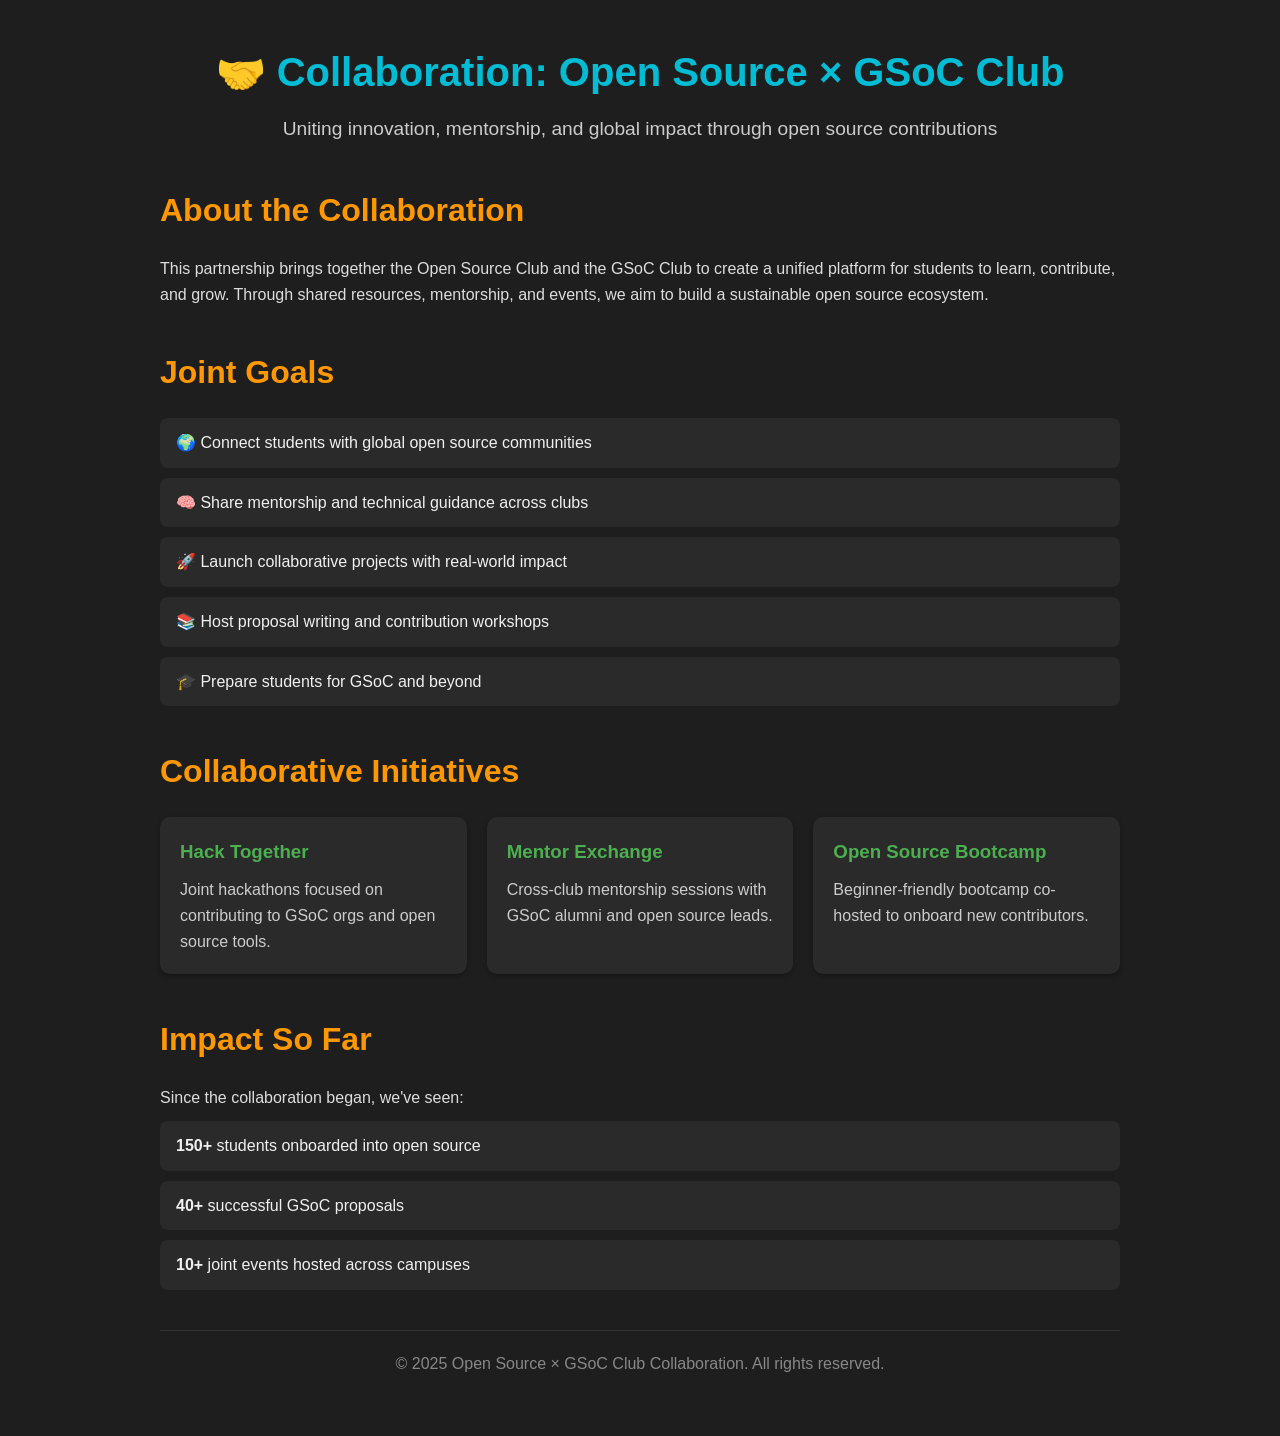
<file: collaboration-page.html>
<!DOCTYPE html>
<html lang="en">
<head>
  <meta charset="UTF-8" />
  <meta name="viewport" content="width=device-width, initial-scale=1.0"/>
  <title>Collaboration | Open Source × GSoC</title>
  <style>
    /* Base Reset */
* {
  margin: 0;
  padding: 0;
  box-sizing: border-box;
}
body {
  background-color: #1e1e1e;
  color: #f0f0f0;
  font-family: 'Segoe UI', sans-serif;
  line-height: 1.6;
}
.container {
  max-width: 1000px;
  margin: auto;
  padding: 40px 20px;
}

/* Header */
header {
  text-align: center;
  margin-bottom: 40px;
}
header h1 {
  font-size: 2.5rem;
  color: #00bcd4;
  animation: fadeInUp 1s ease;
}
header p {
  font-size: 1.2rem;
  color: #ccc;
  margin-top: 10px;
}

/* Sections */
section {
  margin-bottom: 40px;
}
section h2 {
  font-size: 2rem;
  margin-bottom: 20px;
  color: #ff9800;
}
section p {
  font-size: 1rem;
  color: #ddd;
}

/* Lists */
.goals-list, .impact-list {
  list-style: none;
  padding-left: 0;
}
.goals-list li, .impact-list li {
  background-color: #2a2a2a;
  margin: 10px 0;
  padding: 12px 16px;
  border-radius: 8px;
  transition: background-color 0.3s ease, transform 0.3s ease;
}
.goals-list li:hover, .impact-list li:hover {
  background-color: #333;
  transform: translateX(5px);
  border: #29732b solid 1px;
}

/* Cards */
.card-grid {
  display: flex;
  flex-wrap: wrap;
  gap: 20px;
}
.card {
  background-color: #2a2a2a;
  padding: 20px;
  border-radius: 10px;
  flex: 1;
  min-width: 250px;
  box-shadow: 0 2px 5px rgba(0,0,0,0.3);
  transition: transform 0.3s ease, box-shadow 0.3s ease;
}
.card:hover {
  transform: scale(1.05);
  box-shadow: 0 4px 10px rgba(0,0,0,0.5);
  border: #29732b solid 1px;
}
.card h3 {
  color: #4caf50;
  margin-bottom: 10px;
}
.card p {
  color: #ccc;
}

/* Footer */
footer {
  text-align: center;
  padding: 20px 0;
  color: #888;
  border-top: 1px solid #333;
}

/* Animations */
.fade-in {
  animation: fadeInUp 1s ease;
}
@keyframes fadeInUp {
  from {
    opacity: 0;
    transform: translateY(30px);
  }
  to {
    opacity: 1;
    transform: translateY(0);
  }
}

  </style>
</head>
<body>
  <div class="container">
    <header class="fade-in">
      <h1>🤝 Collaboration: Open Source × GSoC Club</h1>
      <p>Uniting innovation, mentorship, and global impact through open source contributions</p>
    </header>

    <section class="fade-in">
      <h2>About the Collaboration</h2>
      <p>This partnership brings together the Open Source Club and the GSoC Club to create a unified platform for students to learn, contribute, and grow. Through shared resources, mentorship, and events, we aim to build a sustainable open source ecosystem.</p>
    </section>

    <section class="fade-in">
      <h2>Joint Goals</h2>
      <ul class="goals-list">
        <li>🌍 Connect students with global open source communities</li>
        <li>🧠 Share mentorship and technical guidance across clubs</li>
        <li>🚀 Launch collaborative projects with real-world impact</li>
        <li>📚 Host proposal writing and contribution workshops</li>
        <li>🎓 Prepare students for GSoC and beyond</li>
      </ul>
    </section>

    <section class="fade-in">
      <h2>Collaborative Initiatives</h2>
      <div class="card-grid">
        <div class="card">
          <h3>Hack Together</h3>
          <p>Joint hackathons focused on contributing to GSoC orgs and open source tools.</p>
        </div>
        <div class="card">
          <h3>Mentor Exchange</h3>
          <p>Cross-club mentorship sessions with GSoC alumni and open source leads.</p>
        </div>
        <div class="card">
          <h3>Open Source Bootcamp</h3>
          <p>Beginner-friendly bootcamp co-hosted to onboard new contributors.</p>
        </div>
      </div>
    </section>

    <section class="fade-in">
      <h2>Impact So Far</h2>
      <p>Since the collaboration began, we've seen:</p>
      <ul class="impact-list">
        <li><strong>150+</strong> students onboarded into open source</li>
        <li><strong>40+</strong> successful GSoC proposals</li>
        <li><strong>10+</strong> joint events hosted across campuses</li>
      </ul>
    </section>

    <footer>
      <p>&copy; 2025 Open Source × GSoC Club Collaboration. All rights reserved.</p>
    </footer>
  </div>
</body>
</html>
</file>
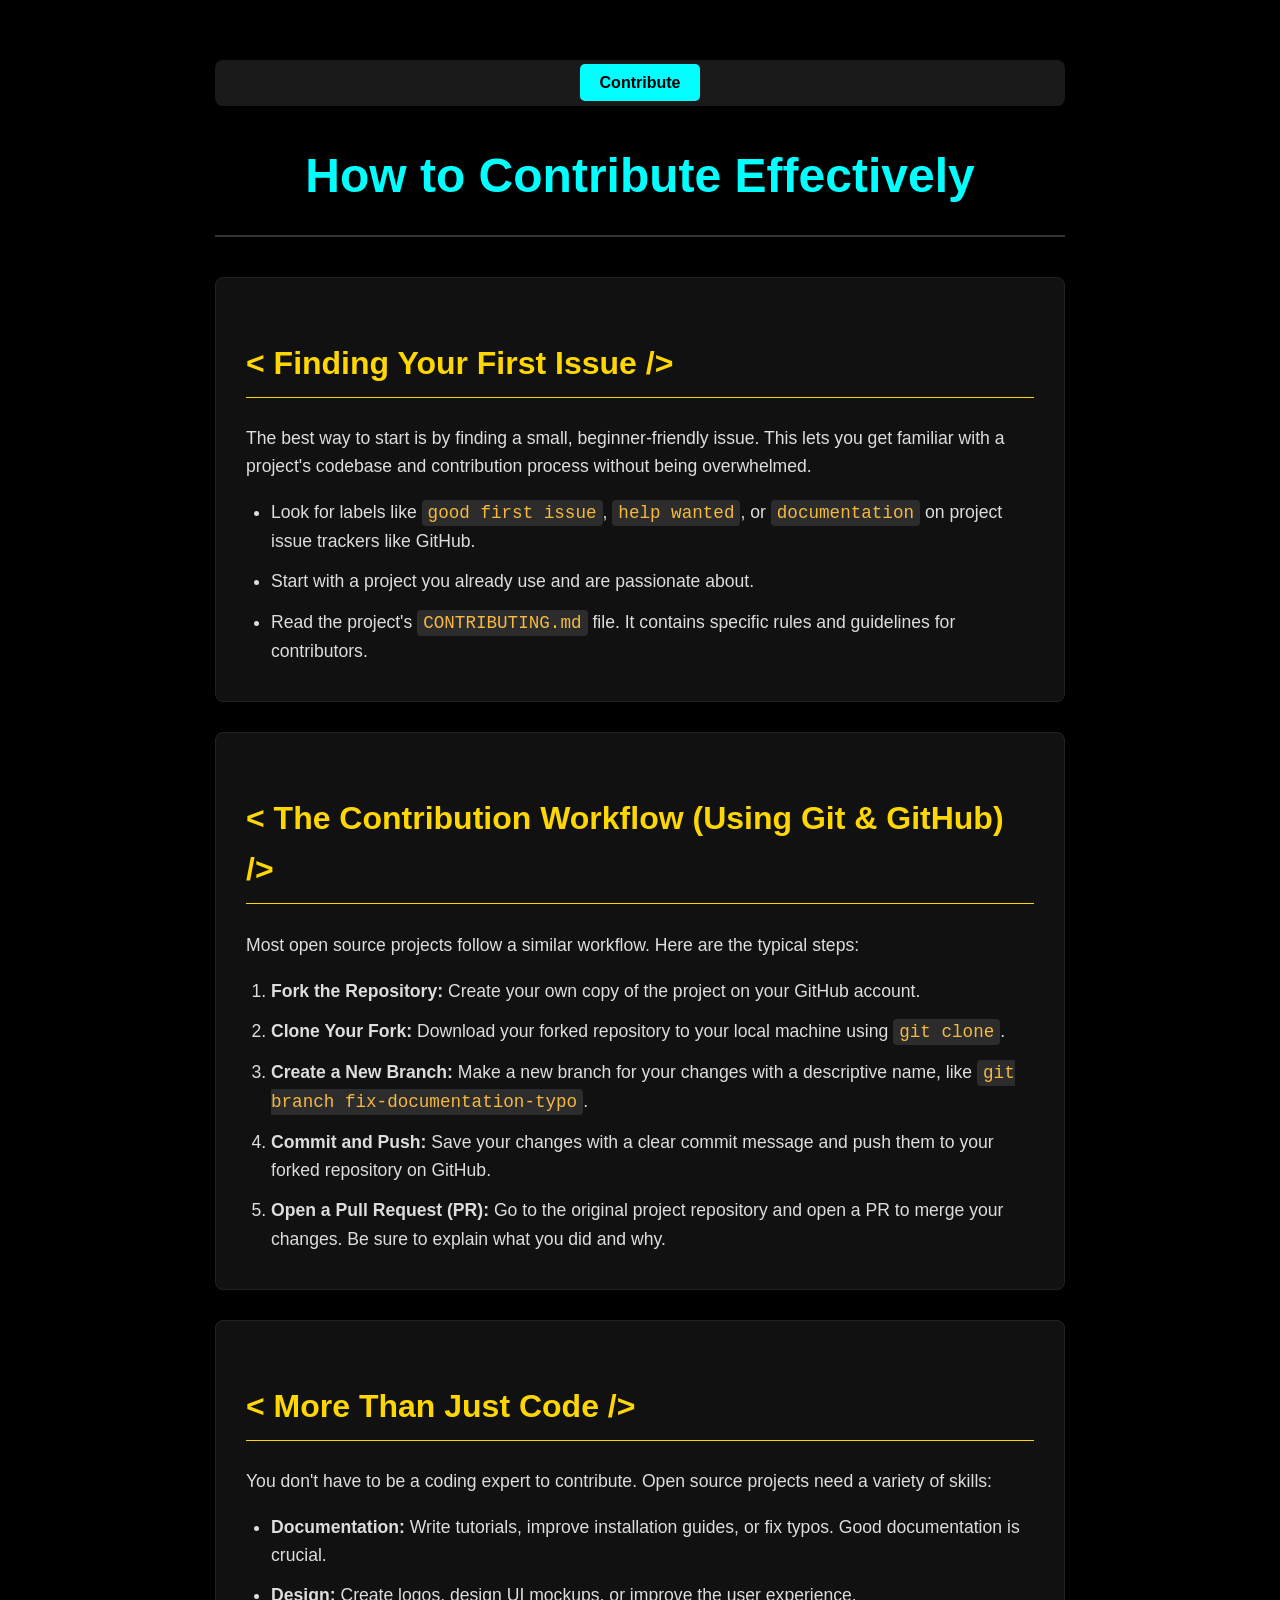
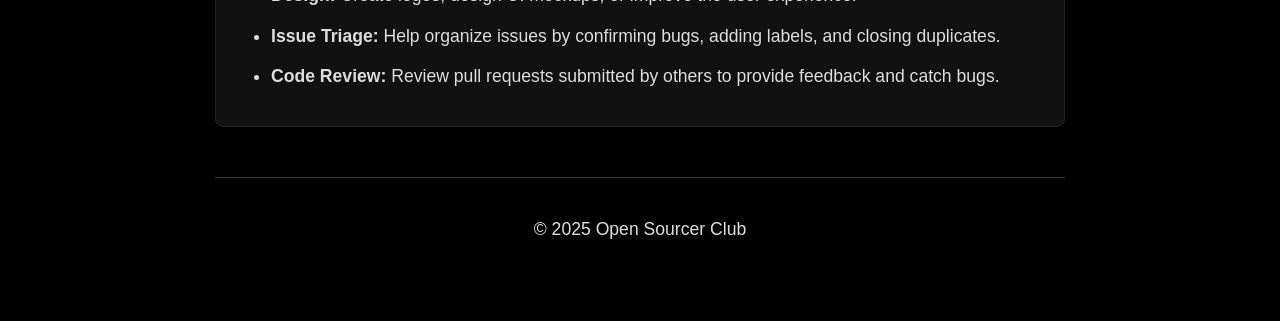
<file: contribution.html>
<!DOCTYPE html>
<html lang="en">
<head>
    <meta charset="UTF-8">
    <meta name="viewport" content="width=device-width, initial-scale=1.0">
    <title>Contribution | Open Sourcer Club</title>
    <link rel="stylesheet" href="contribution.css">
</head>
<body>

    <div class="container">
        <nav>
            <a href="contribution.html" class="active">Contribute</a>
        </nav>

        <header>
            <h1>How to Contribute Effectively</h1>
        </header>

        <main>
            <section id="finding-issue">
                <h2>< Finding Your First Issue /></h2>
                <p>
                    The best way to start is by finding a small, beginner-friendly issue. This lets you get familiar with a project's codebase and contribution process without being overwhelmed.
                </p>
                <ul>
                    <li>Look for labels like <code>good first issue</code>, <code>help wanted</code>, or <code>documentation</code> on project issue trackers like GitHub.</li>
                    <li>Start with a project you already use and are passionate about.</li>
                    <li>Read the project's <code>CONTRIBUTING.md</code> file. It contains specific rules and guidelines for contributors.</li>
                </ul>
            </section>

            <section id="workflow">
                <h2>< The Contribution Workflow (Using Git & GitHub) /></h2>
                <p>Most open source projects follow a similar workflow. Here are the typical steps:</p>
                <ol>
                    <li><strong>Fork the Repository:</strong> Create your own copy of the project on your GitHub account.</li>
                    <li><strong>Clone Your Fork:</strong> Download your forked repository to your local machine using <code>git clone</code>.</li>
                    <li><strong>Create a New Branch:</strong> Make a new branch for your changes with a descriptive name, like <code>git branch fix-documentation-typo</code>.</li>
                    <li><strong>Commit and Push:</strong> Save your changes with a clear commit message and push them to your forked repository on GitHub.</li>
                    <li><strong>Open a Pull Request (PR):</strong> Go to the original project repository and open a PR to merge your changes. Be sure to explain what you did and why.</li>
                </ol>
            </section>

            <section id="types-of-contributions">
                <h2>< More Than Just Code /></h2>
                <p>You don't have to be a coding expert to contribute. Open source projects need a variety of skills:</p>
                <ul>
                    <li><strong>Documentation:</strong> Write tutorials, improve installation guides, or fix typos. Good documentation is crucial.</li>
                    <li><strong>Design:</strong> Create logos, design UI mockups, or improve the user experience.</li>
                    <li><strong>Issue Triage:</strong> Help organize issues by confirming bugs, adding labels, and closing duplicates.</li>
                    <li><strong>Code Review:</strong> Review pull requests submitted by others to provide feedback and catch bugs.</li>
                </ul>
            </section>
        </main>

        <footer>
            <p>&copy; 2025 Open Sourcer Club</p>
        </footer>
    </div>

</body>
</html>
</file>
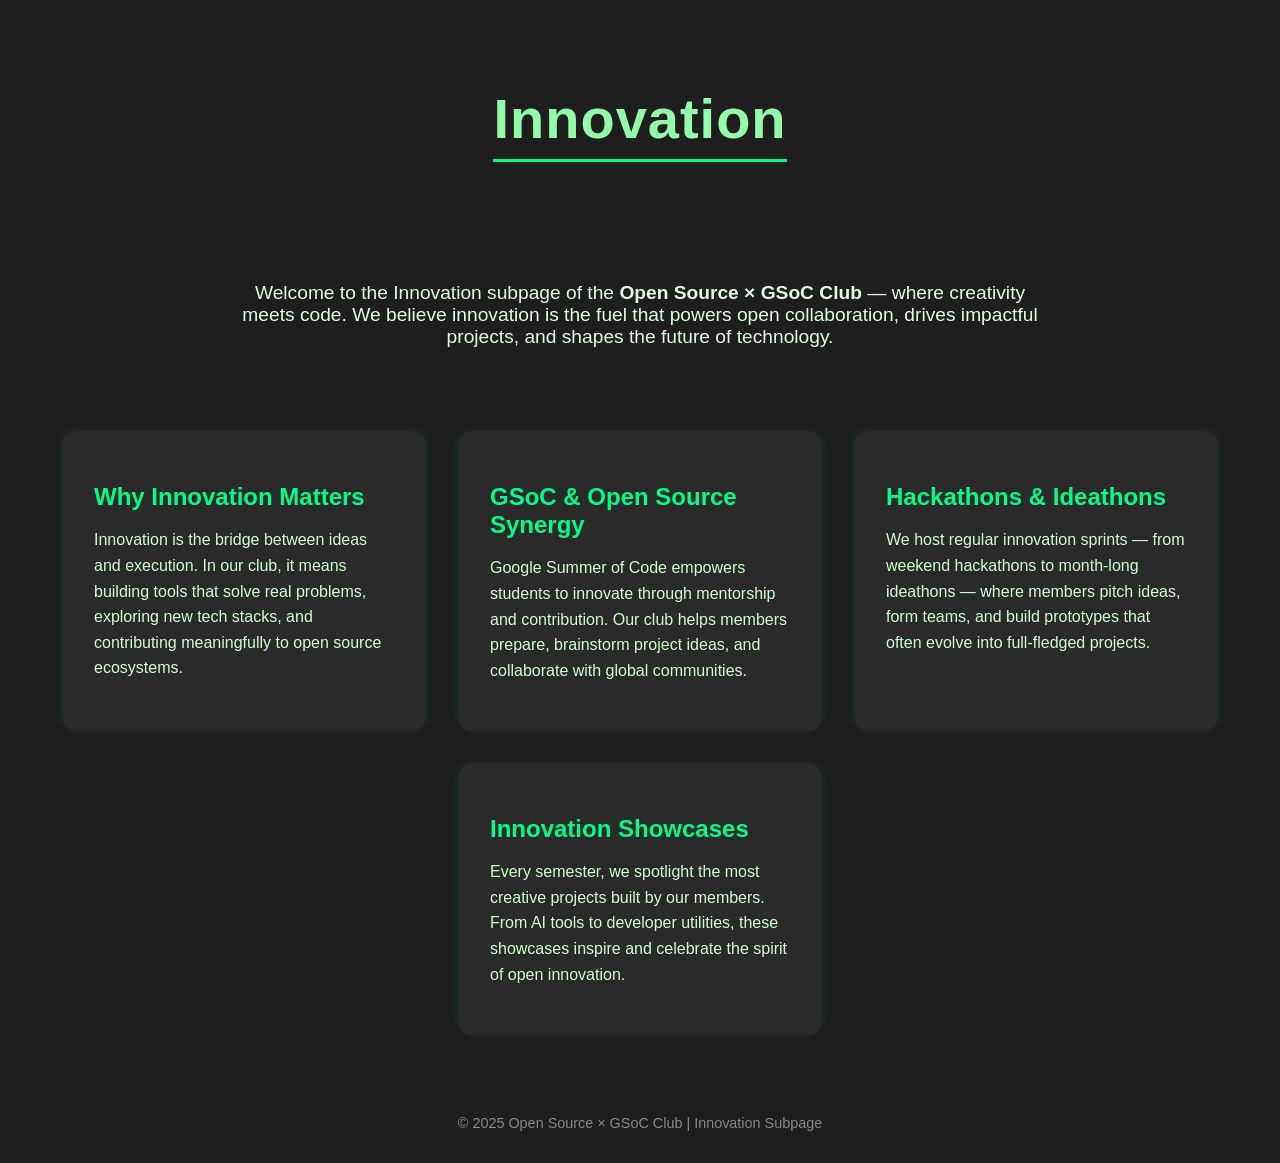
<file: innovate.html>
<!DOCTYPE html>
<html lang="en">
<head>
  <meta charset="UTF-8" />
  <meta name="viewport" content="width=device-width, initial-scale=1.0"/>
  <title>Innovation | Open Source × GSoC Club</title>
  <style>
    body {
      margin: 0;
      font-family: 'Segoe UI', sans-serif;
      background-color: #1e1e1e;
      color: #e0ffe0;
      overflow-x: hidden;
    }

    header {
      text-align: center;
      padding: 3rem 1rem;
      animation: fadeInDown 1s ease-out;
    }

    header h1 {
      font-size: 3.5rem;
      color: #94FBAB;
      border-bottom: 3px solid #00ff88;
      display: inline-block;
      padding-bottom: 0.5rem;
      letter-spacing: 1px;
    }

    .intro {
      text-align: center;
      max-width: 800px;
      margin: auto;
      padding: 1rem 2rem;
      font-size: 1.2rem;
      animation: fadeInUp 1.2s ease-out;
    }

    .grid {
      display: flex;
      flex-wrap: wrap;
      justify-content: center;
      gap: 2rem;
      padding: 3rem 2rem;
    }

    .card {
      background-color: #2a2a2a;
      width: 300px;
      padding: 2rem;
      border-radius: 15px;
      transition: transform 0.3s ease, border 0.3s ease;
      box-shadow: 0 0 10px rgba(0, 255, 136, 0.1);
    }

    .card:hover {
      transform: translateY(-10px);
      border: 2px solid #00ff88;
    }

    .card h2 {
      color: #00ff88;
      margin-bottom: 1rem;
      font-size: 1.5rem;
    }

    .card p {
      line-height: 1.6;
      color: #d0ffd0;
      font-size: 1rem;
    }

    footer {
      text-align: center;
      padding: 2rem;
      font-size: 0.9rem;
      color: #888;
    }

    @keyframes fadeInDown {
      from { opacity: 0; transform: translateY(-30px); }
      to { opacity: 1; transform: translateY(0); }
    }

    @keyframes fadeInUp {
      from { opacity: 0; transform: translateY(30px); }
      to { opacity: 1; transform: translateY(0); }
    }
  </style>
</head>
<body>
  <header>
    <h1>Innovation</h1>
  </header>

  <div class="intro">
    <p>Welcome to the Innovation subpage of the <strong>Open Source × GSoC Club</strong> — where creativity meets code. We believe innovation is the fuel that powers open collaboration, drives impactful projects, and shapes the future of technology.</p>
  </div>

  <div class="grid">
    <div class="card">
      <h2>Why Innovation Matters</h2>
      <p>Innovation is the bridge between ideas and execution. In our club, it means building tools that solve real problems, exploring new tech stacks, and contributing meaningfully to open source ecosystems.</p>
    </div>

    <div class="card">
      <h2>GSoC & Open Source Synergy</h2>
      <p>Google Summer of Code empowers students to innovate through mentorship and contribution. Our club helps members prepare, brainstorm project ideas, and collaborate with global communities.</p>
    </div>

    <div class="card">
      <h2>Hackathons & Ideathons</h2>
      <p>We host regular innovation sprints — from weekend hackathons to month-long ideathons — where members pitch ideas, form teams, and build prototypes that often evolve into full-fledged projects.</p>
    </div>

    <div class="card">
      <h2>Innovation Showcases</h2>
      <p>Every semester, we spotlight the most creative projects built by our members. From AI tools to developer utilities, these showcases inspire and celebrate the spirit of open innovation.</p>
    </div>
  </div>

  <footer>
    &copy; 2025 Open Source × GSoC Club | Innovation Subpage
  </footer>
</body>
</html>
</file>
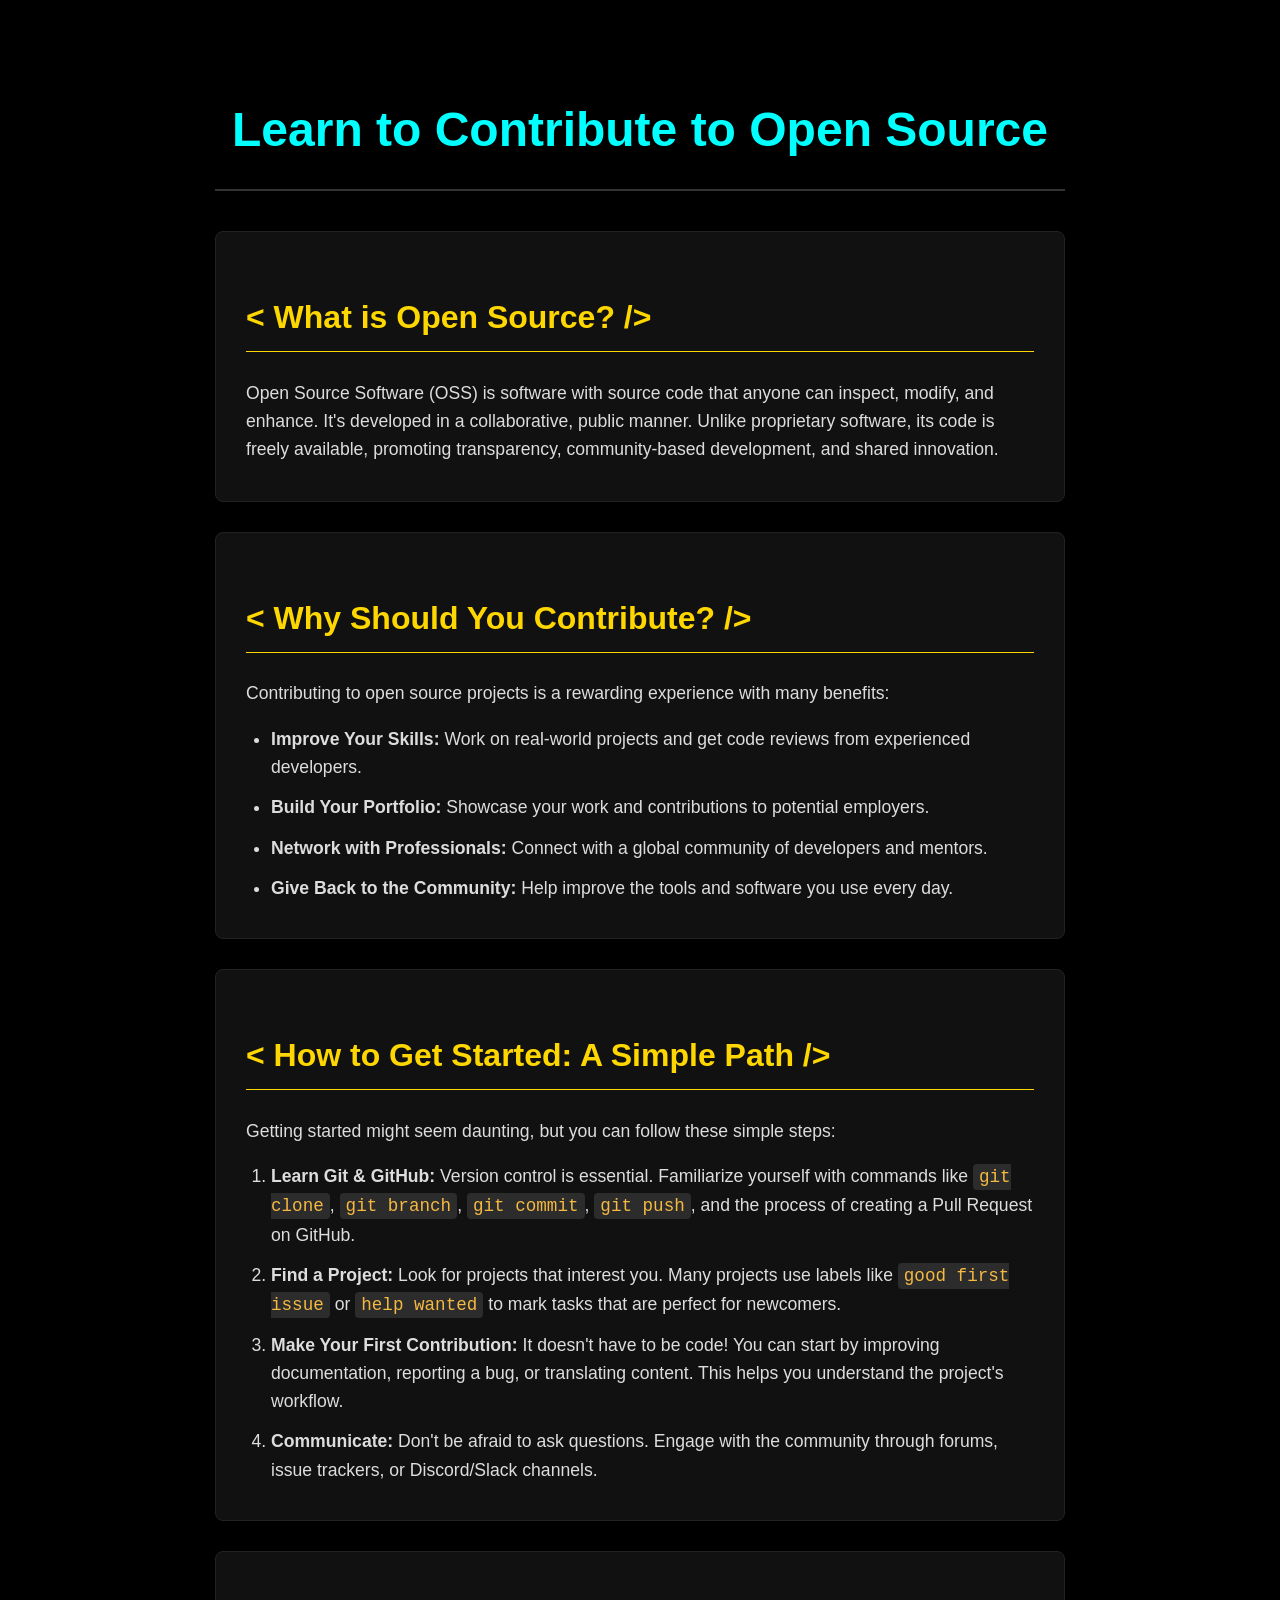
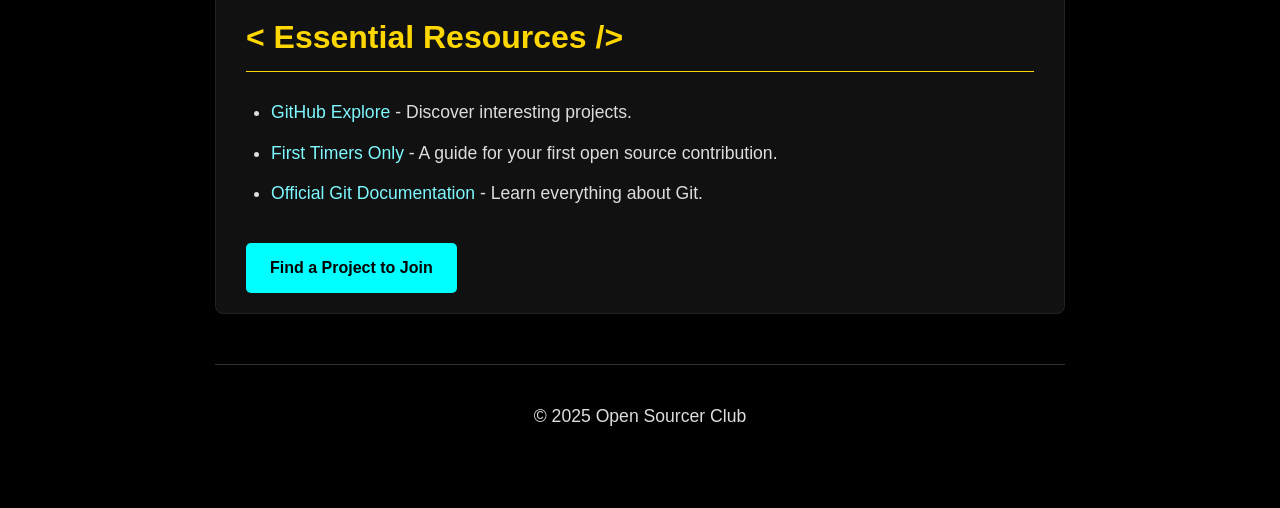
<file: learn.html>
<!DOCTYPE html>
<html lang="en">
<head>
    <meta charset="UTF-8">
    <meta name="viewport" content="width=device-width, initial-scale=1.0">
    <title>Learn | Open Sourcer Club</title>
    <link rel="stylesheet" href="learn.css">
</head>
<body>

    <div class="container">
        <header>
            <h1>Learn to Contribute to Open Source</h1>
        </header>

        <main>
            <section id="what-is-os">
                <h2> < What is Open Source? /></h2>
                <p>
                    Open Source Software (OSS) is software with source code that anyone can inspect, modify, and enhance. It's developed in a collaborative, public manner. Unlike proprietary software, its code is freely available, promoting transparency, community-based development, and shared innovation.
                </p>
            </section>

            <section id="why-contribute">
                <h2> < Why Should You Contribute? /></h2>
                <p>Contributing to open source projects is a rewarding experience with many benefits:</p>
                <ul>
                    <li><strong>Improve Your Skills:</strong> Work on real-world projects and get code reviews from experienced developers.</li>
                    <li><strong>Build Your Portfolio:</strong> Showcase your work and contributions to potential employers.</li>
                    <li><strong>Network with Professionals:</strong> Connect with a global community of developers and mentors.</li>
                    <li><strong>Give Back to the Community:</strong> Help improve the tools and software you use every day.</li>
                </ul>
            </section>

            <section id="getting-started">
                <h2> < How to Get Started: A Simple Path /></h2>
                <p>Getting started might seem daunting, but you can follow these simple steps:</p>
                <ol>
                    <li>
                        <strong>Learn Git & GitHub:</strong> Version control is essential. Familiarize yourself with commands like <code>git clone</code>, <code>git branch</code>, <code>git commit</code>, <code>git push</code>, and the process of creating a Pull Request on GitHub.
                    </li>
                    <li>
                        <strong>Find a Project:</strong> Look for projects that interest you. Many projects use labels like <code>good first issue</code> or <code>help wanted</code> to mark tasks that are perfect for newcomers.
                    </li>
                    <li>
                        <strong>Make Your First Contribution:</strong> It doesn't have to be code! You can start by improving documentation, reporting a bug, or translating content. This helps you understand the project's workflow.
                    </li>
                    <li>
                        <strong>Communicate:</strong> Don't be afraid to ask questions. Engage with the community through forums, issue trackers, or Discord/Slack channels.
                    </li>
                </ol>
            </section>
            
            <section id="resources">
                <h2> < Essential Resources /></h2>
                 <ul>
                    <li><a href="https://github.com/explore" target="_blank">GitHub Explore</a> - Discover interesting projects.</li>
                    <li><a href="https://www.firsttimersonly.com/" target="_blank">First Timers Only</a> - A guide for your first open source contribution.</li>
                    <li><a href="https://git-scm.com/doc" target="_blank">Official Git Documentation</a> - Learn everything about Git.</li>
                 </ul>
                 <a href="#" class="cta-button" target="_blank">Find a Project to Join</a>
            </section>
        </main>

        <footer>
            <p>&copy; 2025 Open Sourcer Club</p>
        </footer>
    </div>

</body>
</html>
</file>
<file: contribution.css>
body {
    background-color: #000000; 
    color: #f0f0f0; 
    font-family: -apple-system, BlinkMacSystemFont, "Segoe UI", Roboto, Helvetica, Arial, sans-serif;
    margin: 0;
    padding: 0;
    line-height: 1.6;
}

.container {
    max-width: 850px;
    margin: 40px auto; 
    padding: 20px;
}


nav {
    text-align: center;
    margin-bottom: 20px;
    background-color: #1a1a1a;
    padding: 10px;
    border-radius: 8px;
}

nav a {
    color: #f0f0f0;
    text-decoration: none;
    padding: 10px 20px;
    margin: 0 10px;
    border-radius: 5px;
    font-weight: bold;
    transition: background-color 0.3s ease, color 0.3s ease;
}

nav a:hover {
    background-color: #333;
    color: #00FFFF;
}

nav a.active {
    background-color: #00FFFF;
    color: #000;
}


/* --- Header & Headings Styling --- */
header {
    text-align: center;
    border-bottom: 2px solid #333;
    margin-bottom: 40px;
}

h1 {
    color: #00FFFF; /* Aqua Blue */
    font-size: 3em;
    font-weight: bold;
    margin-bottom: 20px;
}

h2 {
    color: #FFD700; /* Yellow / Gold */
    font-size: 2em;
    border-bottom: 1px solid #FFD700;
    padding-bottom: 8px;
    margin-top: 40px;
}

/* --- Content Styling --- */
section {
    background-color: #111; /* Slightly lighter than black for depth */
    padding: 20px 30px;
    border-radius: 8px;
    margin-bottom: 30px;
    border: 1px solid #222;
    transition: transform 0.3s ease, box-shadow 0.3s ease, border-color 0.3s ease; 
}

p, li {
    font-size: 1.1em;
    color: #dddddd;
}

ul, ol {
    padding-left: 25px;
}

li {
    margin-bottom: 12px;
    transition: transform 0.2s ease-in-out;
}

code {
    background-color: #2c2c2c;
    padding: 3px 6px;
    border-radius: 4px;
    font-family: "Courier New", Courier, monospace;
    color: #f5b942;
}

/* --- Links Styling (non-nav) --- */
main a {
    color: #7DF9FF;
    text-decoration: none;
    transition: color 0.3s ease;
}

/* --- Call-to-Action Button --- */
.cta-button {
    display: inline-block;
    background-color: #00FFFF; /* Aqua */
    color: #000000; /* Black text */
    padding: 12px 24px;
    margin-top: 20px;
    font-weight: bold;
    border-radius: 5px;
    text-align: center;
    transition: background-color 0.3s ease, transform 0.3s ease, box-shadow 0.3s ease;
}

/* ================================
--- HOVER EFFECTS ---
================================
*/

/* 1. Section Card Hover Effect */
section:hover {
    transform: translateY(-5px); /* Lifts the card up slightly */
    box-shadow: 0px 8px 25px rgba(0, 255, 255, 0.15); /* Adds a subtle aqua glow */
    border-color: #50C878; /* Light Green */
}

/* 2. List Item Hover Effect */
li:hover {
    transform: translateX(10px); /* Slides the item to the right */
}

/* 3. Link Hover Effect */
main a:hover {
    color: #FFD700; /* Change to yellow on hover */
    text-decoration: underline;
}

/* 4. Button Hover Effect */
.cta-button:hover {
    background-color: #FFD700; /* Yellow */
    transform: scale(1.05); /* Makes the button slightly larger */
    box-shadow: 0px 4px 20px rgba(255, 215, 0, 0.3); /* Adds a yellow glow */
}

/* --- Footer Styling --- */
footer {
    text-align: center;
    margin-top: 50px;
    padding-top: 20px;
    border-top: 1px solid #333;
    color: #666;
}
</file>
<file: learn.css>
/* --- Basic Setup --- */
body {
    background-color: #000000; /* Black background */
    color: #f0f0f0; /* Light gray text for good contrast */
    font-family: -apple-system, BlinkMacSystemFont, "Segoe UI", Roboto, Helvetica, Arial, sans-serif;
    margin: 0;
    padding: 0;
    line-height: 1.6;
}

.container {
    max-width: 850px;
    margin: 40px auto; /* Center the content on the page */
    padding: 20px;
}

/* --- Header & Headings Styling --- */
header {
    text-align: center;
    border-bottom: 2px solid #333;
    margin-bottom: 40px;
}

h1 {
    color: #00FFFF; /* Aqua Blue */
    font-size: 3em;
    font-weight: bold;
    margin-bottom: 20px;
}

h2 {
    color: #FFD700; /* Yellow / Gold */
    font-size: 2em;
    border-bottom: 1px solid #FFD700;
    padding-bottom: 8px;
    margin-top: 40px;
}

/* --- Content Styling --- */
section {
    background-color: #111; /* Slightly lighter than black for depth */
    padding: 20px 30px;
    border-radius: 8px;
    margin-bottom: 30px;
    border: 1px solid #222;
    /* CHANGE 1: Added 'border-color' to the transition for a smooth effect */
    transition: transform 0.3s ease, box-shadow 0.3s ease, border-color 0.3s ease; 
}

p, li {
    font-size: 1.1em;
    color: #dddddd;
}

ul, ol {
    padding-left: 25px;
}

li {
    margin-bottom: 12px;
    transition: transform 0.2s ease-in-out;
}

code {
    background-color: #2c2c2c;
    padding: 3px 6px;
    border-radius: 4px;
    font-family: "Courier New", Courier, monospace;
    color: #f5b942;
}

/* --- Links Styling --- */
a {
    color: #7DF9FF; /* A slightly softer aqua for links */
    text-decoration: none;
    transition: color 0.3s ease;
}

/* --- Call-to-Action Button --- */
.cta-button {
    display: inline-block;
    background-color: #00FFFF; /* Aqua */
    color: #000000; /* Black text */
    padding: 12px 24px;
    margin-top: 20px;
    font-weight: bold;
    border-radius: 5px;
    text-align: center;
    transition: background-color 0.3s ease, transform 0.3s ease, box-shadow 0.3s ease;
}

/* ================================
--- HOVER EFFECTS ---
================================
*/

/* 1. Section Card Hover Effect */
section:hover {
    transform: translateY(-5px); /* Lifts the card up slightly */
    box-shadow: 0px 8px 25px rgba(0, 255, 255, 0.15); /* Adds a subtle aqua glow */
    /* CHANGE 2: Added this line to make the border light green on hover */
    border-color: #50C878; /* Light Green */
}

/* 2. List Item Hover Effect */
li:hover {
    transform: translateX(10px); /* Slides the item to the right */
}

/* 3. Link Hover Effect */
a:hover {
    color: #FFD700; /* Change to yellow on hover */
    text-decoration: underline;
}

/* 4. Button Hover Effect */
.cta-button:hover {
    background-color: #FFD700; /* Yellow */
    transform: scale(1.05); /* Makes the button slightly larger */
    box-shadow: 0px 4px 20px rgba(255, 215, 0, 0.3); /* Adds a yellow glow */
}

/* --- Footer Styling --- */
footer {
    text-align: center;
    margin-top: 50px;
    padding-top: 20px;
    border-top: 1px solid #333;
    color: #666;
}
</file>
